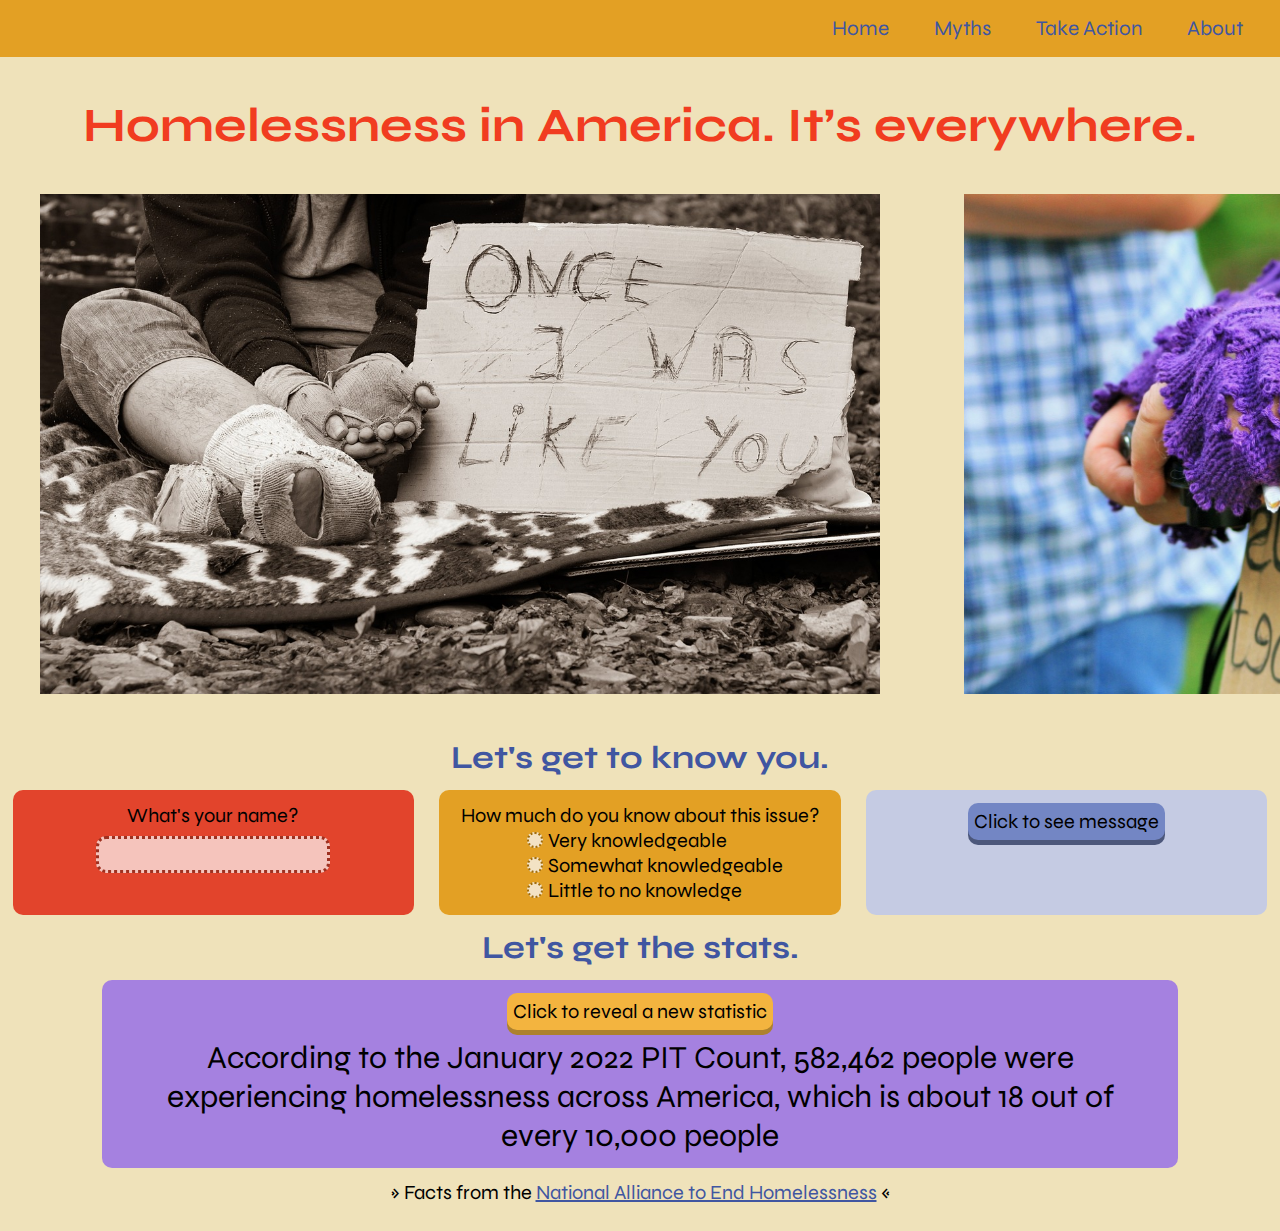
<file: index.html>
<!DOCTYPE html>
<html>
  <head>

    <title>Activist Toolkit - JAIMIN</title>
    <meta charset="utf-8" />
	  <meta http-equiv="X-UA-Compatible" content="IE=edge" />
	  <meta name="viewport" content="width=device-width, initial-scale=1" />

	  <!-- Link the webpage's stylesheet -->
	  <link rel="stylesheet" href="/style_general.css" />
    <link rel="stylesheet" href="/style_radio_btns.css" />
    <link rel="stylesheet" href="/style_msg_btn.css" />
    <link rel="stylesheet" href="/style_stat_btn.css" />
    <link rel="stylesheet" href="/style_mq.css" />
    <link rel="preconnect" href="https://fonts.googleapis.com">
    <link rel="preconnect" href="https://fonts.gstatic.com" crossorigin>
    <link href="https://fonts.googleapis.com/css2?family=Syne:wght@400..800&display=swap" rel="stylesheet">

	  <!-- Link the webpage's JavaScript file -->
	  <script src="/script_home.js" defer></script>

  </head>
  
<body> 
  
  <header>

    <!-- Navigation Bar of Home Page -->
    <nav>
      <ul>
        <li>
          <a href="index.html">Home</a>
        </li>
        <li>
          <a href="myths.html">Myths</a>
        </li>
        <li>
          <a href="take-action.html">Take Action</a>
        </li>
        <li>
          <a href="about.html">About</a>
        </li>
      </ul>
    </nav>

    <!-- Title of Home Page -->
    <h1>Homelessness in America. It’s everywhere.</h1>

    <!-- Sliding Images on the Home Page -->
    <div class="home-imgs">
      <div class="home-imgs-slide">
        <img src="assets/Homeless Once I Was Like You.jpg"
             alt="A gray picture of a homeless person sitting on the ground begging for money, with a sign saying 'Once I was like you' in front of them."/>
        <img src="assets/Homeless Purple Gloves.jpg"
             alt="A homeless person's hand is shown holding a cardboard sign and wearing purple gloves with a lot of holes."/>
        <img src="assets/Homeless on Bench.jpg"
             alt="A homeless person sleeping on a stone bench in a city environment with scaffolding behind them."/>
        <img src="assets/Homeless with Cart.jpg"
             alt="A homeless person crouching in a station with all their belongings around them, including bags and umbrellas in shopping cart."/>
      </div>

      <div class="home-imgs-slide">
        <img src="assets/Homeless Once I Was Like You.jpg"
             alt="A gray picture of a homeless person sitting on the ground begging for money, with a sign saying 'Once I was like you' in front of them."/>
        <img src="assets/Homeless Purple Gloves.jpg"
             alt="A homeless person's hand is shown holding a cardboard sign and wearing purple gloves with a lot of holes."/>
        <img src="assets/Homeless on Bench.jpg"
             alt="A homeless person sleeping on a stone bench in a city environment with scaffolding behind them."/>
        <img src="assets/Homeless with Cart.jpg"
             alt="A homeless person crouching in a station with all their belongings around them, including bags and umbrellas in shopping cart."/>
      </div>
    </div>
    
  </header>  

<main>

  <!-- Subheading #1 of Home Page -->
  <h2>Let's get to know you.</h2>

  <div class="flex-container">
    
  <!-- Text Input Field on Home Page -->
    <div class="flex-item" id="name-item">
      <label for="name">What's your name?</label>
      <br>
      <input type="text" id="myText"><br>
    </div>

    <div class="flex-item" id="choice-item">

  <!-- Radio Buttons Input Field on Home Page -->
      <label for="choices">How much do you know about this issue?</label>
      <br>
      
      <div class="radio-container">  
        
        <div class="radio-option">
          <input type="radio" id="most" name="choice-type" 
                 value="Very knowledgeable">
          <label for="most">Very knowledgeable</label>
        </div>
        
        <div class="radio-option">
          <input type="radio" id="somewhat" name="choice-type" 
                 value="Somewhat knowledgeable">
          <label for="somewhat">Somewhat knowledgeable</label>
        </div>
        
        <div class="radio-option">
          <input type="radio" id="little" name="choice-type" 
                 value="Little to no knowledge">
          <label for="little">Little to no knowledge</label>
        </div>
        
      </div>
      
    </div>

  <!-- Message Button on Home Page -->
    <div class="flex-item" id="message-item">
      <button id="myButton">Click to see message</button>
      <p id="results"></p>
    </div>
    
  </div>

  <!-- Subheading #2 of Home Page -->
  <header>
    <h2>Let's get the stats.</h2>
  </header>

  <!-- Fact Generator on Home Page -->
  <div class="stat-container">
    <button id="statButton">Click to reveal a new statistic</button>
    <p id="stat">According to the January 2022 PIT Count, 582,462 people were experiencing homelessness across America, which is about 18 out of every 10,000 people</p>
  </div>

  <!-- Link Reference on Home Page -->
  <p class="underReference">» Facts from the <a href="https://endhomelessness.org/homelessness-in-america/homelessness-statistics/state-of-homelessness" target="_blank" rel="noopener noreferrer">National Alliance to End Homelessness</a> «</p>
  
</main>
    
</body>
</html>
</file>
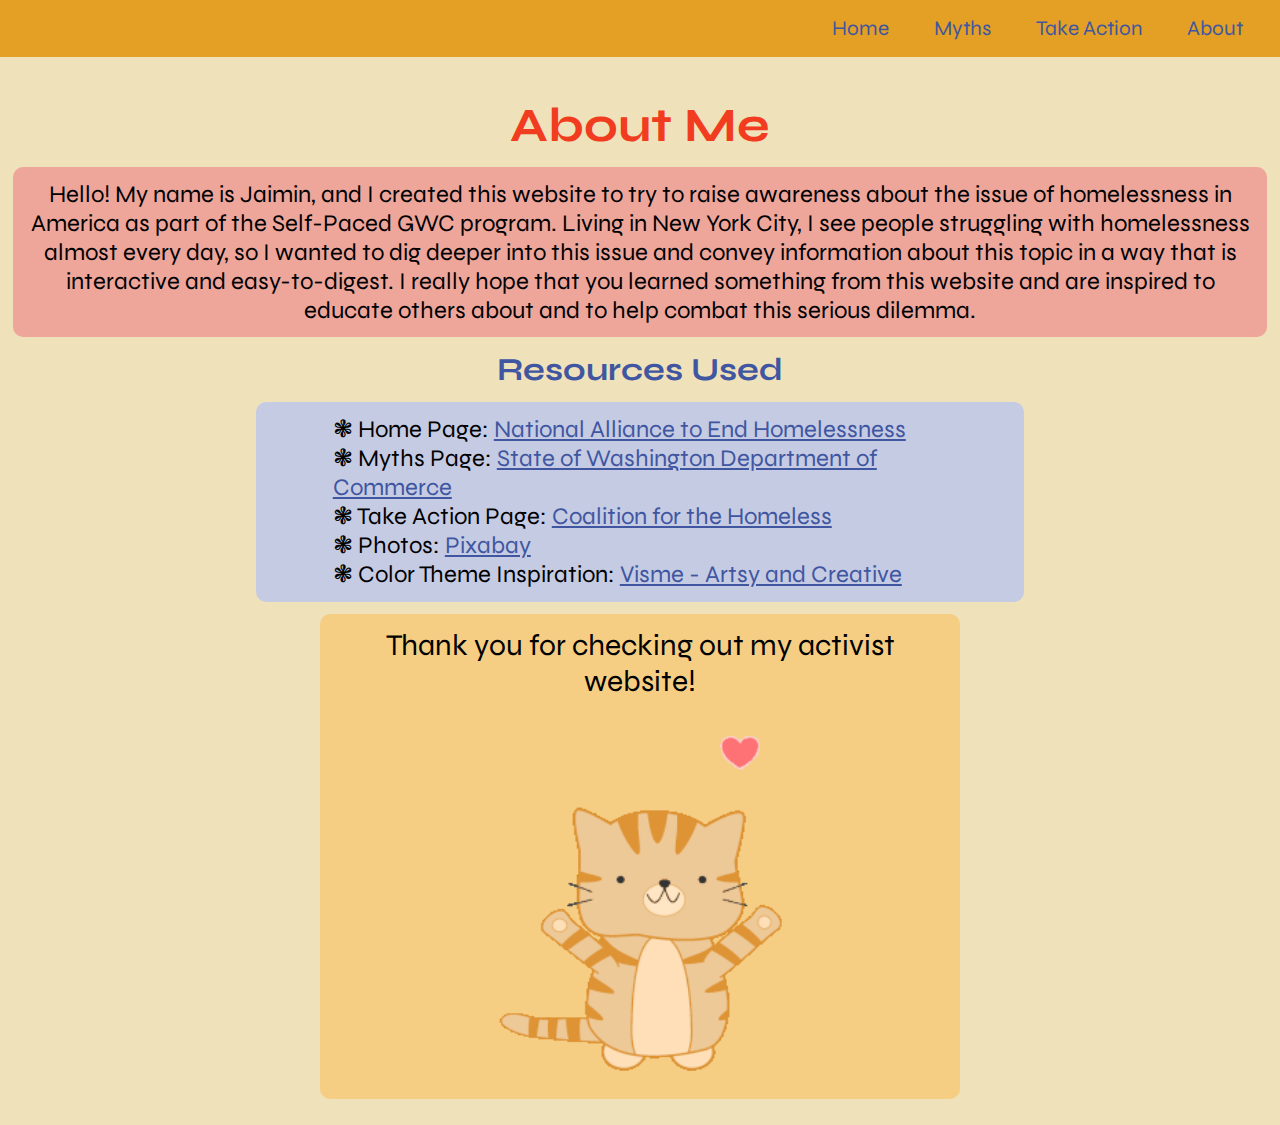
<file: about.html>
<!DOCTYPE html>
<html>
  <head>

    <title>Activist Toolkit - JAIMIN</title>
    <meta charset="utf-8" />
    <meta http-equiv="X-UA-Compatible" content="IE=edge" />
    <meta name="viewport" content="width=device-width, initial-scale=1" />

    <!-- Link the webpage's stylesheet -->
    <link rel="stylesheet" href="/style_general.css" />
    <link rel="stylesheet" href="/style_mq.css" />
    <link rel="preconnect" href="https://fonts.googleapis.com">
    <link rel="preconnect" href="https://fonts.gstatic.com" crossorigin>
    <link href="https://fonts.googleapis.com/css2?family=Syne:wght@400..800&display=swap" rel="stylesheet">

    <!-- Link the webpage's JavaScript file -->
    <script src="/script_about.js" defer></script>
    
  </head>

<body>
  
  <header>

    <!-- Navigation Bar of About Page -->
    <nav>
      <ul class="nav-list">
        <li>
          <a href="index.html">Home</a>
        </li>
        <li>
          <a href="myths.html">Myths</a>
        </li>
        <li>
          <a href="take-action.html">Take Action</a>
        </li>
        <li>
          <a href="about.html">About</a>
        </li>
      </ul>
    </nav>

    <!-- Title of About Page -->
    <h1>About Me</h1>
    
  </header>

<main>

    <!-- Personal Description of About Page -->
  <p id="about-me">Hello! My name is Jaimin, and I created this website to try to raise awareness about the issue of homelessness in America as part of the Self-Paced GWC program. Living in New York City, I see people struggling with homelessness almost every day, so I wanted to dig deeper into this issue and convey information about this topic in a way that is interactive and easy-to-digest. I really hope that you learned something from this website and are inspired to educate others about and to help combat this serious dilemma. </p>

    <!-- Subheading #1 of About Page -->
  <header>
    <h2>Resources Used</h2>
  </header>

    <!-- Resources List on About Page -->
  <ul class="resources-list">
    <li class="resources">❃ Home Page: <a href=https://endhomelessness.org/homelessness-in-america/homelessness-statistics/state-of-homelessness/ target="_blank" rel="noopener noreferrer">National Alliance to End Homelessness</a></li>
    <li class="resources">❃ Myths Page: <a href=https://www.commerce.wa.gov/wp-content/uploads/2016/12/hau-chg-mythsfacts-12-8-2016.pdf 
target="_blank" rel="noopener noreferrer">State of Washington Department of Commerce</a></li>
    <li class="resources">❃ Take Action Page: <a href=https://www.coalitionforthehomeless.org//wp-content/uploads/2020/03/CFHLearningAboutHomelessnessFinal_March2020.pdf 
target="_blank" rel="noopener noreferrer">Coalition for the Homeless</a></li>
    <li class="resources">❃ Photos: <a href=https://pixabay.com/ 
target="_blank" rel="noopener noreferrer">Pixabay</a></li>
    <li class="resources">❃ Color Theme Inspiration: <a href=https://visme.co/blog/website-color-schemes/ target="_blank" rel="noopener noreferrer">Visme - Artsy and Creative</a></li>
  </ul>

    <!-- Thank You Message of About Page -->
  <div id="ending">
    <p>Thank you for checking out my activist website!</p>
    <br>
    <img src="assets/Cat.gif"
         alt="A moving gif of an orange tabby cat with orange stripes blowing a kiss with a red heart coming out."
         id="cat-img"/>
  </div>

</main>

</body>
</html>
</file>
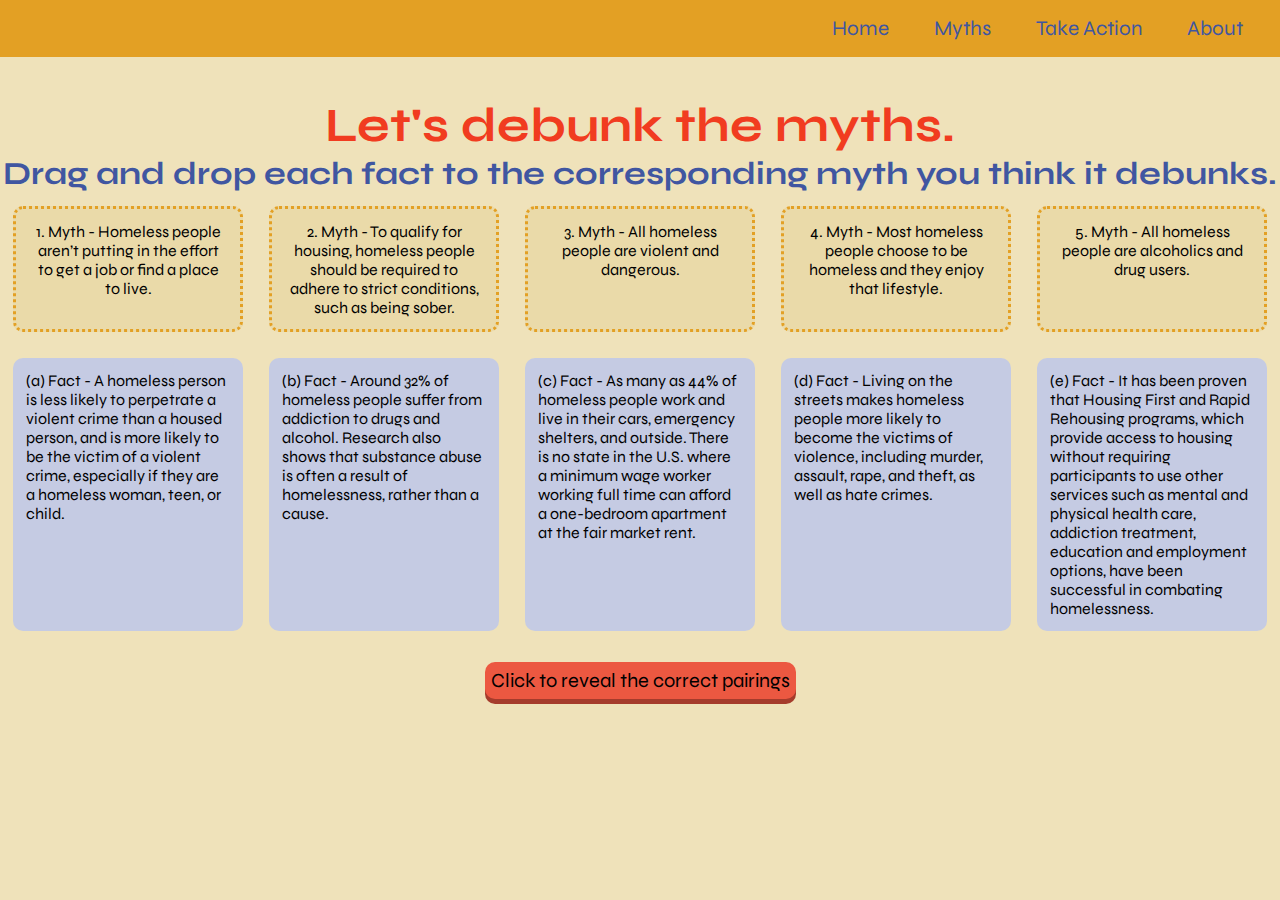
<file: myths.html>
<!DOCTYPE html>
<html>
  <head>

    <title>Activist Toolkit - JAIMIN</title>
    <meta charset="utf-8" />
    <meta http-equiv="X-UA-Compatible" content="IE=edge" />
    <meta name="viewport" content="width=device-width, initial-scale=1" />

    <!-- Link the webpage's stylesheet -->
    <link rel="stylesheet" href="/style_general.css" />
    <link rel="stylesheet" href="/style_myth_btn.css" />
    <link rel="stylesheet" href="/style_mq.css" />
    <link rel="preconnect" href="https://fonts.googleapis.com">
    <link rel="preconnect" href="https://fonts.gstatic.com" crossorigin>
    <link href="https://fonts.googleapis.com/css2?family=Syne:wght@400..800&display=swap" rel="stylesheet">

    <!-- Link the webpage's JavaScript file -->
    <script src="/script_myths.js" defer></script>

  </head>

<body>

  <header>

    <!-- Navigation Bar of Myths Page -->
    <nav>
      <ul>
        <li>
          <a href="index.html">Home</a>
        </li>
        <li>
          <a href="myths.html">Myths</a>
        </li>
        <li>
          <a href="take-action.html">Take Action</a>
        </li>
        <li>
          <a href="about.html">About</a>
        </li>
      </ul>
    </nav>

    <!-- Title of Myths Page -->
    <h1>Let's debunk the myths.</h1>

  </header>

<main>

    <!-- Subheading #1 of Myths Page -->
  <h2>
    <span class="pc-text">Drag and drop each fact to the corresponding myth you think it debunks.</span>
    <span class="phone-text">Read over the myths and facts, and note down which fact you think debunks which myth.</span>
  </h2>

  <div class="dropBoxesContainer">

    <!-- Myths Drop Boxes on Myths Page -->
    <div id="dropBox1" class="dropBox" 
         ondrop="droppoint(event)" 
         ondragover="allowDropOption(event)">
      1. Myth - Homeless people aren’t putting in the effort to get a job or find a place to live.
    </div>

    <div id="dropBox2" class="dropBox" 
         ondrop="droppoint(event)" 
         ondragover="allowDropOption(event)">
      2. Myth - To qualify for housing, homeless people should be required to adhere to strict conditions, such as being sober.
    </div>

    <div id="dropBox3" class="dropBox" 
         ondrop="droppoint(event)" 
         ondragover="allowDropOption(event)">
      3. Myth - All homeless people are violent and dangerous.
    </div>

    <div id="dropBox4" class="dropBox" 
         ondrop="droppoint(event)" 
         ondragover="allowDropOption(event)">
      4. Myth - Most homeless people choose to be homeless and they enjoy that lifestyle.
    </div>

    <div id="dropBox5" class="dropBox" 
         ondrop="droppoint(event)" 
         ondragover="allowDropOption(event)">
      5. Myth - All homeless people are alcoholics and drug users.
    </div>

  </div>

  <div class="flex-facts">

    <!-- Facts Draggable Items on Myths Page -->
    <div id="fact1" class="fact" draggable="true"
         ondragstart="dragpoint(event)">
      (a) Fact - A homeless person is less likely to perpetrate a violent crime than a housed person, and is more likely to be the victim of a violent crime, especially if they are a homeless woman, teen, or child.
    </div>
    
    <div id="fact2" class="fact" draggable="true" 
         ondragstart="dragpoint(event)">
      (b) Fact - Around 32% of homeless people suffer from addiction to drugs and alcohol. Research also shows that substance abuse is often a result of homelessness, rather than a cause.
    </div>
    
    <div id="fact3" class="fact" draggable="true" 
         ondragstart="dragpoint(event)">
      (c) Fact - As many as 44% of homeless people work and live in their cars, emergency shelters, and outside. There is no state in the U.S. where a minimum wage worker working full time can afford a one-bedroom apartment at the fair market rent.
    </div>
    
    <div id="fact4" class="fact" draggable="true" 
         ondragstart="dragpoint(event)">
      (d) Fact - Living on the streets makes homeless people more likely to become the victims of violence, including murder, assault, rape, and theft, as well as hate crimes.
    </div>
    
    <div id="fact5" class="fact" draggable="true" 
         ondragstart="dragpoint(event)">
      (e) Fact - It has been proven that Housing First and Rapid Rehousing programs, which provide access to housing without requiring participants to use other services such as mental and physical health care, addiction treatment, education and employment options, have been successful in combating homelessness. 
    </div>
    
  </div>

  <span>
    <div class="phone-text" id="write-pairings">
      <p>Write down your pairings here:</p>
      <label for="name">1. </label>
      <input type="text" id="myText"><br>
      <label for="name">2. </label>
      <input type="text" id="myText"><br>
      <label for="name">3. </label>
      <input type="text" id="myText"><br>
      <label for="name">4. </label>
      <input type="text" id="myText"><br>
      <label for="name">5. </label>
      <input type="text" id="myText"><br>
    </div>
    <br>
  </span>

  <!-- Myth Button on Myths Page -->
  <button id="mythButton">Click to reveal the correct pairings</button>

  <!-- Myths and Facts Pairings on Myths Page -->
  <div class="myth-display">
    <p id="mythFact"></p>
  </div>
  
</main>
  
</body>
</html>
</file>
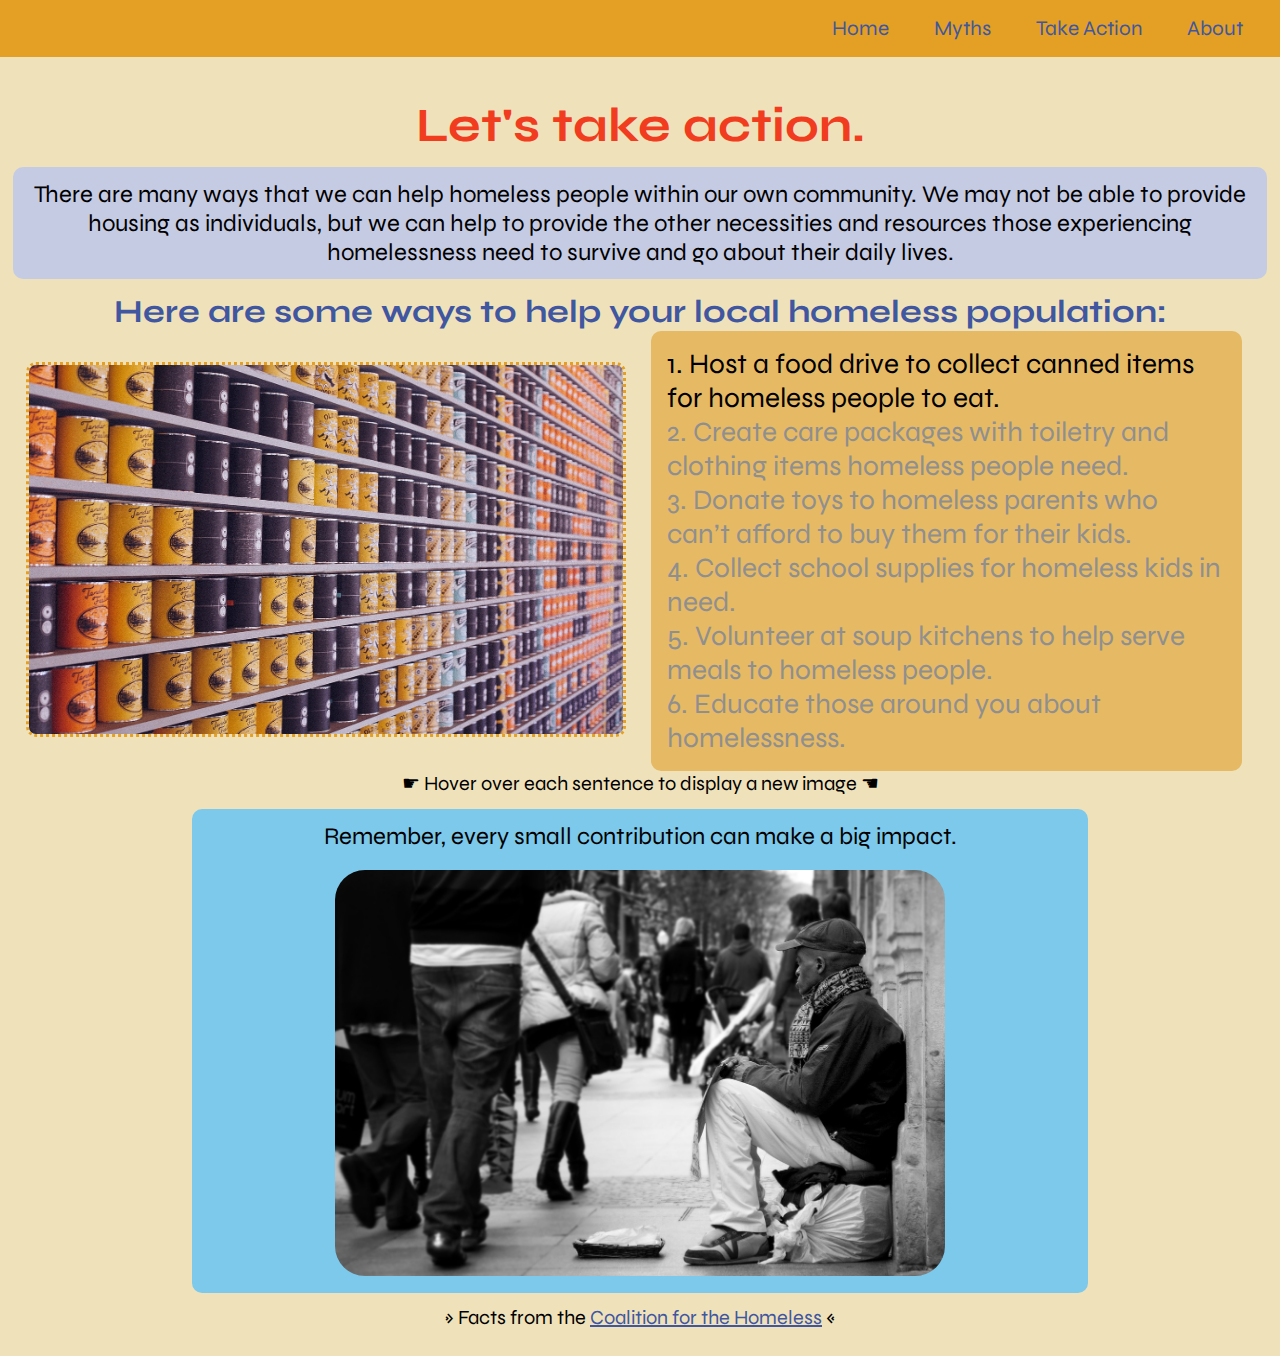
<file: take-action.html>
<!DOCTYPE html>
<html>
  <head>

    <title>Activist Toolkit - JAIMIN</title>
    <meta charset="utf-8" />
    <meta http-equiv="X-UA-Compatible" content="IE=edge" />
    <meta name="viewport" content="width=device-width, initial-scale=1" />

    <!-- Link the webpage's stylesheet -->
    <link rel="stylesheet" href="/style_general.css" />
    <link rel="stylesheet" href="/style_mq.css" />
    <link rel="preconnect" href="https://fonts.googleapis.com">
    <link rel="preconnect" href="https://fonts.gstatic.com" crossorigin>
    <link href="https://fonts.googleapis.com/css2?family=Syne:wght@400..800&display=swap" rel="stylesheet">

    <!-- Link the webpage's JavaScript file -->
    <script src="/script_take_action.js" defer></script>

  </head>

<body>

  <header>

    <!-- Navigation Bar of Take Action Page -->
    <nav>
      <ul>
        <li>
          <a href="index.html">Home</a>
        </li>
        <li>
          <a href="myths.html">Myths</a>
        </li>
        <li>
          <a href="take-action.html">Take Action</a>
        </li>
        <li>
          <a href="about.html">About</a>
        </li>
      </ul>
    </nav>

    <!-- Title of Take Action Page -->
    <h1>Let's take action.</h1>

    <!-- Intro Text of Take Action Page -->
    <p id="actionIntro">There are many ways that we can help homeless people within our own community. We may not be able to provide housing as individuals, but we can help to provide the other necessities and resources those experiencing homelessness need to survive and go about their daily lives.</p>

  </header>

<main>

    <!-- Subheading #1 of Take Action Page -->
  <h2>Here are some ways to help your local homeless population:</h2>

  <div class=action-container>

    <!-- Hover Images on Take Action Page -->
    <div class="action-item">
      <img src="assets/Canned-food.jpg"
           alt="Yellow, dark gray, light blue, and orange canned goods filling up a large shelf. To view the alt text for the other images, first make sure the Image Alt Text Viewer is turned off, then hover over or click on the sentence you want to see the image for, then turn the Image Alt Text Viewer on again."
           id="actionPicture"/>
    </div>

    <!-- Hover Sentences on Take Action Page -->
    <div class="action-item" id="action-text">
      <p id="cannedFood" class="hover-change">1. Host a food drive to collect canned items for homeless people to eat. </p>
      <p id="carePackages" class="hover-change">2. Create care packages with toiletry and clothing items homeless people need. </p>
      <p id="stuffedToys" class="hover-change">3. Donate toys to homeless parents who can’t afford to buy them for their kids. </p>
      <p id="schlSupplies" class="hover-change">4. Collect school supplies for homeless kids in need. </p>
      <p id="soupKitchen" class="hover-change">5. Volunteer at soup kitchens to help serve meals to homeless people. </p>
      <p id="educateOthers" class="hover-change">6. Educate those around you about homelessness. </p>
    </div>
    
  </div>

    <!-- Instructions for Hover Items on Take Action Page -->
  <p id="hover-instructions">
    <span class="pc-text">☛ Hover over each sentence to display a new image ☚</span>
    <span class="phone-text">☛ Click each sentence to display a new image ☚</span>
  </p>

    <!-- Closing Text of Take Action Page -->
  <footer>
    <p id="footerText">Remember, every small contribution can make a big impact.</p><br id="actionBR">
    <img src="assets/Beggar.jpg"
         alt="A black-and-white image of a homeless person sitting on the streets holding a cardboard sign and with a small basket in front to collect money, while other people walk past them."
         id="bottomActionPic">
  </footer>

    <!-- Link Reference on Take Action Page -->
  <p class="underReference">» Facts from the <a href=https://www.coalitionforthehomeless.org//wp-content/uploads/2020/03/CFHLearningAboutHomelessnessFinal_March2020.pdf target="_blank" rel="noopener noreferrer">Coalition for the Homeless</a> «</p>
  
</main>
  
</body>
</html>
</file>
<file: style_radio_btns.css>
/* STYLE RADIO BUTTONS ON HOME-PAGE SURVEY */
input[type="radio"] {
  -webkit-appearance: none;
  appearance: none;
  background-color: #f3e2c4;
  margin: 0;
  width: 1.15em;
  height: 1.15em;
  border: 2px dotted #a26d0b;
  border-radius: 50%;
  cursor: pointer;
  position: relative;
  transition: background-color 0.3s, border 0.3s;
}

input[type="radio"]:hover {
  background-color: #c5cbe3;
}

/* STYLE THE INNER DOT OF THE RADIO BUTTON */
input[type="radio"]:checked::after {
  content: "";
  display: block;
  width: 0.6em;
  height: 0.6em;
  border-radius: 50%;
  background: white;
  position: absolute;
  top: 50%;
  left: 50%;
  transform: translate(-50%, -50%);
}

/* STYLE FOR RADIO BUTTON WHEN SELECTED */
input[type="radio"]:checked {
  background-color: #4056a1;
  border: 2px solid #4056a1;
</file>
<file: style_msg_btn.css>
/* STYLE MESSAGE BUTTON ON HOME PAGE */
#myButton {
  background-color: #7386c4;
  padding: 6px;
  margin-bottom: 8px;
  font-size: 1.25em;
  cursor: pointer;
  text-align: center;
  border: none;
  border-radius: 10px;
  font-family: "Syne", sans-serif;
  box-shadow: 0 5px #4c577b;
  color: black;
}

#myButton:hover {
  background-color: #93a0d2
}

#myButton:active {
  box-shadow: 0 2px #4c577b;
  transform: translateY(4px);
</file>
<file: style_stat_btn.css>
/* STYLE STATISTICS BUTTON ON HOME PAGE */
#statButton {
  background-color: #f3b43f;
  padding: 6px;
  margin-bottom: 8px;
  font-size: 1.25em;
  cursor: pointer;
  text-align: center;
  border: none;
  border-radius: 10px;
  font-family: "Syne", sans-serif;
  box-shadow: 0 5px #ad812e;
  color: black;
}

#statButton:hover {
  background-color: #e5cb99;
}

#statButton:active {
  box-shadow: 0 2px #ad812e;
  transform: translateY(4px);
</file>
<file: style_mq.css>
/* Media Query for Phones */
@media only screen and (max-width: 768px) {
  /*General elements */
  h1 {
    font-size: 2.3em;
    margin-top: 20px;
    margin-right: 1.5%;
    margin-left: 1.5%;
  }

  h2 {
    font-size: 1.3em;
    margin-right: 1.5%;
    margin-left: 1.5%;
  }

  label {
    font-size: 1em;
  }

  p {
    font-size: 1em;
  }

  nav {
     text-align: center;
  }

  nav ul {
    padding: 1em 0.5em;
  }

  nav ul li a {
    font-size: 1em;
  }

  /* Home page */
  .home-imgs {
    padding: 20px 0;
  }

  .home-imgs-slide img {
    height: 250px;
    margin: 0 20px;
    width: 300px;
  }

  .flex-container {
    flex-direction: column;
  }
  
  .flex-item {
    margin: 1.5%;
    padding: 2% 1.5%;
  }

  input[type=text] {
    font-size: 0.8em;
  }

  #myButton {
    font-size: 1em; 
  }

  .stat-container {
    padding: 2% 3%;
  }

  #stat {
    font-size: 1.1em;
  }

  #statButton {
    font-size: 1em;
  }

  .underReference {
    font-size: 0.8em; 
    margin-bottom: 4%
  }

  /* Myths Page */
  .phone-text { display: inline-block; }
  .pc-text { display: none; }
  
  .flex-facts{
    flex-direction: column;
  }

  .fact {
    margin: 1.5%;
    padding: 2% 1.5%;
  }

  .dropBox {
    margin: 1.5%;
    padding: 2% 1.5%;
  }

  .dropBoxesContainer {
    flex-direction: column;
  }

  #write-pairings {
    margin: 1.5%;
    padding: 2% 3%;
    background: #eea69b;
    border-radius: 10px;
  }

  #mythButton {
    margin: 1.5%;
    margin-bottom: 3%;
    font-size: 1em;
  }

  #mythUnder {
    font-size: 0.8em;
  }

  /* Take Action Page */
  #actionPicture {
    height: 245px;
    width: 350px;
  }

  .hover-change {
    font-size: 1em;
  }
  
  .action-container {
    flex-direction: column;
  }

  .action-item {
    margin: 1.5%;
    padding: 2% 1.5%
  }

  #actionIntro {
    margin: 1.5%;
    padding: 2% 1.5%;
    font-size: 1em;
  }

  #action-text {
    padding: 2%;
    margin: 0% 3%;
    margin-bottom: 1.5%;
  }

  #hover-instructions {
    font-size: 0.8em;
  }

  #actionBR {
    display: none;
  }

  footer {
    margin: 1.5% 15%;
    padding: 2%;
  }

  #footerText {
    font-size: 1em;
    margin-bottom: 2%;
  }

  /* About Page */
  #about-me {
    margin: 1.5%;
    padding: 2% 1.5%;
    font-size: 1em;
  }

  .resources-list {
    margin: 1.5% 8%;
    margin-bottom: 3%;
    padding: 2% 6%;
    font-size: 1em;
  }

  #ending {
    margin: 1.5% 15%;
    margin-bottom: 3%;
    padding: 2%;
    font-size: 1em;
  }
}

/* Media Query for Tablets */
@media only screen and (min-width: 768px) and (max-width: 992px) {
  /*General elements */
  h1 {
    font-size: 2.3em;
    margin-top: 20px;
    margin-right: 1.5%;
    margin-left: 1.5%;
  }

  h2 {
    font-size: 1.3em;
    margin-right: 1.5%;
    margin-left: 1.5%;
  }

  label {
    font-size: 1em;
  }

  p {
    font-size: 1em;
  }

  nav ul {
    padding: 1em 0.5em;
  }

  nav ul li a {
    font-size: 1em;
  }

  /* Home page */
  .home-imgs {
    padding: 20px 0;
  }

  .home-imgs-slide img {
    height: 250px;
    margin: 0 20px;
    width: 300px;
  }

  .flex-container {
    flex-direction: column;
  }

  .flex-item {
    margin: 1.5%;
    padding: 2% 1.5%;
  }

  input[type=text] {
    font-size: 0.8em;
  }

  #myButton {
    font-size: 1em; 
  }
  
  .radio-option {
    margin-left: 38%;
  }

  .stat-container {
    padding: 2% 3%;
  }

  #stat {
    font-size: 1.1em;
  }

  #statButton {
    font-size: 1em;
  }

  .underReference {
    font-size: 0.8em; 
    margin-bottom: 4%
  }

  /* Myths Page */
  .phone-text { display: inline-block; }
  .pc-text { display: none; }
  
  .flex-facts{
    flex-direction: column;
  }

  .fact {
    margin: 1.5%;
    padding: 2% 1.5%;
  }

  .dropBox {
    margin: 1.5%;
    padding: 2% 1.5%;
  }

  .dropBoxesContainer {
    flex-direction: column;
  }

  #write-pairings {
    margin: 1.5%;
    padding: 2% 3%;
    background: #eea69b;
    border-radius: 10px;
  }

  #mythButton {
    margin: 1.5%;
    margin-bottom: 3%;
    font-size: 1em;
  }

  #mythUnder {
    font-size: 0.8em;
  }

  /* Take Action Page */
  #actionPicture {
    height: 350px;
    width: 575px;
  }

  .hover-change {
    font-size: 1em;
  }

  .action-container {
    flex-direction: column;
  }

  .action-item {
    margin: 1.5%;
    padding: 0.8%
  }

  #actionIntro {
    margin: 1.5%;
    padding: 2% 1.5%;
    font-size: 1em;
  }

  #action-text {
    padding: 2%;
    margin: 0% 3%;
    margin-bottom: 1.5%;
  }

  #hover-instructions {
    font-size: 0.8em;
  }

  #actionBR {
    display: none;
  }

  footer {
    margin: 1.5% 15%;
    padding: 2%;
  }

  #footerText {
    font-size: 1em;
    margin-bottom: 2%;
  }

  /* About Page */
  #about-me {
    margin: 1.5%;
    padding: 2% 1.5%;
    font-size: 1em;
  }

  .resources-list {
    margin: 1.5% 8%;
    margin-bottom: 3%;
    padding: 2% 15%;
    font-size: 1em;
  }

  #ending {
    margin: 1.5% 15%;
    margin-bottom: 3%;
    padding: 2%;
    font-size: 1em;
  }
}

/* Media Query for Smaller Laptops */
@media only screen and (min-width: 992px) and (max-width: 1200px) {
  /* General elements */
  label {
    font-size: 1.15em;
  }

  /* Home Page */
  .home-imgs-slide img {
    width: 800px;
  }

  #myButton {
    font-size: 1.15em; 
  }

  /* Take Action Page */
  .hover-change {
    font-size: 1.4em;
  }
</file>
<file: style_myth_btn.css>
/* STYLE MYTH-FACT BUTTON ON MYTHS PAGE */
#mythButton {
  background-color: #ec5841;
  padding: 6px;
  margin-bottom: 8px;
  font-size: 1.25em;
  cursor: pointer;
  text-align: center;
  border: none;
  border-radius: 10px;
  font-family: "Syne", sans-serif;
  box-shadow: 0 5px #a53c2c;
  color: black;
}

#mythButton:hover {
  background-color: #f78e7e;
}

#mythButton:active {
  box-shadow: 0 2px #a53c2c;
  transform: translateY(4px);
</file>
<file: style_general.css>
/* GENERAL STYLING */
* { /* Reset the space of the webpage */
   margin: 0px;
   padding: 0px;
   box-sizing: border-box;
}

body {
 background-color: #efe2ba; 
}

/* STYLE GENERAL TEXT */
h1 {
  color: #f13c20;
  text-align: center;
  margin-top: 40px;
  font-family: "Syne", sans-serif;
  font-size: 3em;
}

h2 {
  font-size: 2em;
  color: #4056a1
}

main {
  text-align: center;
  font-family: "Syne", sans-serif;
}

label {
  font-size: 1.25em;
}

p {
  font-size: 1.25em;
  text-align: center;
  font-family: "Syne", sans-serif;
}

/* STYLE HOME-PAGE IMAGES */
.home-imgs {
  overflow: hidden;
  padding: 40px 0;
  white-space: nowrap;
  position: relative;
}

.home-imgs-slide {
  display: inline-block;
  animation: 35s slide infinite linear;
}

.home-imgs-slide img {
  height: 500px;
  margin: 0 40px;
}

@keyframes slide {
  from {
    transform: translateX(0);
  }
  to {
    transform: translateX(-100%);
  }
}

/* STYLE NAVIGATION BAR */
nav {
   text-align: right;
   position: relative;
   font-family: "Syne", sans-serif;
}

nav ul {
  list-style-type: none;
  background-color: #E3A024;
  overflow: hidden;
  padding: 1em;
}

nav ul li {
  display: inline;
}

nav ul li a {
  text-decoration: none;
  color: #4056a1;
  font-size: 1.3em;
  padding: 1em;
}

nav ul li a:hover {
  background-color: #c5cbe3;
  color: #f13c20;
  border-radius: 50px;
  padding: 0.5em 1em;
}

/* STYLE PERSONAL SURVEY ON HOME PAGE */
.flex-container {
  display: flex;
  flex-direction: row;
  flex-wrap: nowrap;
}

.flex-item {
  flex-basis: 100%;
  margin: 1%;
  padding: 1%;
}

#name-item {
  background: #e2442c;
  border-radius: 10px;
}

#choice-item {
  background: #E3A024;
  border-radius: 10px;
}

#message-item {
  background: #c5cbe3;
  border-radius: 10px;
}

/*STYLE TEXT INPUT FIELD ON HOME-PAGE SURVEY */
input[type=text] {
  padding: 5px 8px;
  margin: 8px;
  border: 3px dotted #9e301f;
  background-color: #f5c4bc;
  border-radius: 10px;
  outline: none;
  font-family: "Syne", sans-serif;
  font-size: 1.1em;
}

input[type=text]:focus {
  border: 3px solid #9e301f;
}

input[type=text]:hover {
  background-color: #ffaea3;
}

/* STYLE RADIO BUTTONS LAYOUT ON HOME PAGE-SURVEY */
.radio-container {
  display: flex;
  flex-direction: column;
  align-items: flex-start; 
  justify-content: center;
}

.radio-option {
  display: flex;
  align-items: center;
  justify-content: flex-start;
  margin-left: 20%;
}

.radio-option input[type="radio"] {
  margin-right: 5px;
}
/* RADIO BUTTON STYLINGS FOR INDIVIDUAL BUTTONS ON SEPARATE CSS FILE */

/* STYLE FACT GENERATOR ON HOME PAGE */
.stat-container {
  background: #A581E0;
  border-radius: 10px;
  margin: 1% 8%;
  padding: 1% 3%;
}

#stat {
  font-size: 2em;
}

/*STYLE DRAGGABLE FACTS ON MYTHS PAGE */
.phone-text { display: none; }

.flex-facts{
  display: flex;
  flex-direction: row;
  flex-wrap: nowrap;
}

.fact {
  flex-basis: 100%;
  margin: 1%;
  padding: 1%;
  background: #c5cbe3;
  border-radius: 10px;
  cursor: grab; 
  text-align: left;
}

.dropped-fact {
  padding: 10px;
  margin: 10px;
}

/* STYLE DROPBOX MYTHS ON MYTHS PAGE */
.dropBox {
  flex-basis: 100%;
  margin: 1%;
  padding: 1%;
  border: 3px dotted #E3A024;
  background: #eadaa9;
  border-radius: 10px;
  vertical-align: top;
  text-align: center;
}

.dropBoxesContainer {
  display: flex;
  flex-direction: row;
  flex-wrap: nowrap;
}

/* MORE STYLING FOR BOTTOM HALF OF MYTHS PAGE ON script_myths.js FILE */
#mythUnder {
  font-size: 1em;
}

/* STYLE HOVER IMAGES AND SENTENCES ON TAKE ACTION PAGE */
#actionPicture {
  transition: opacity 0s ease;
  height: 375px;
  width: 600px;
  border: 3px dotted #E3A024;
  border-radius: 10px;
}

.hover-change {
  cursor: pointer;
  color: #8f8f8f;
  font-size: 1.75em;
  text-align: left;
  border-radius: 10px;
}

.hover-change:hover {
  color: black;
}

.black-text {
  color: black;
}

.grey-text {
  color: #8f8f8f;
}

.action-container {
  display: flex;
  flex-direction: row;
  flex-wrap: nowrap;
  align-items: center;
  justify-content: center;
}

.action-item {
  flex-basis: 100%;
  margin: 0% 1%;
  padding: 1%;
}

/* STYLE INTRO AND ACTION METHODS TEXT IN TAKE ACTION PAGE */
#actionIntro {
  margin: 1%;
  padding: 1%;
  font-size: 1.5em;
  background: #c5cbe3;
  border-radius: 10px;
}

#action-text {
  padding: 1.25%;
  background: #e6b965;
  margin-left: 0%;
  margin-right: 3%;
  border-radius: 10px;
}

/* STYLE ENDING TEXT AND IMAGE ON TAKE ACTION PAGE */
#bottomActionPic {
  width: 70%;
  height: 70%;
  border-radius: 30px;
}

#actionBR {
  display: block; 
  content: ""; 
  margin-top: 10px; 
}

footer {
  margin: 1% 15%;
  padding: 1%;
  border-radius: 10px;
  background: #7CC9EB;
}

#footerText {
  font-size: 1.5em;
}

/* STYLE DESCRIPTION TEXT IN ABOUT PAGE */
#about-me {
  margin: 1%;
  padding: 1%;
  font-size: 1.5em;
  background: #eea69b;
  border-radius: 10px;
}

/* STYLE RESOURCES LIST ON ABOUT PAGE */
.resources-list {
  margin: 1% 20%;
  padding: 1% 6%;
  font-size: 1.5em;
  background: #c5cbe3;
  border-radius: 10px;
}

.resources {
  display: block;
  text-align: left;
}

.resources a {
  text-decoration-line: underline;
  text-decoration-style: solid;
  color: #4056a1;
  font-size: 1em;
  padding: 0em;
}

.resources a:hover {
  color: #f13c20;
}

/* STYLE THANK YOU TEXT AND IMAGE IN ABOUT PAGE */
#ending {
  margin: 1% 25%;
  margin-bottom: 2%;
  padding: 1%;
  font-size: 1.5em;
  background: #f5ce84;
  border-radius: 10px;
}

#cat-img {
  width: 50%;
  height: 50%;
  border-radius: 30px;
}

/* STYLE BOTTOM REFERENCES ON EACH PAGE */
.underReference {
  margin-bottom: 2%; 
}

.underReference a {
  color: #4056a1;
}

.underReference a:hover {
  color: #f13c20;
}

/* BUTTON STYLINGS ON SEPARATE CSS FILES */
</file>
